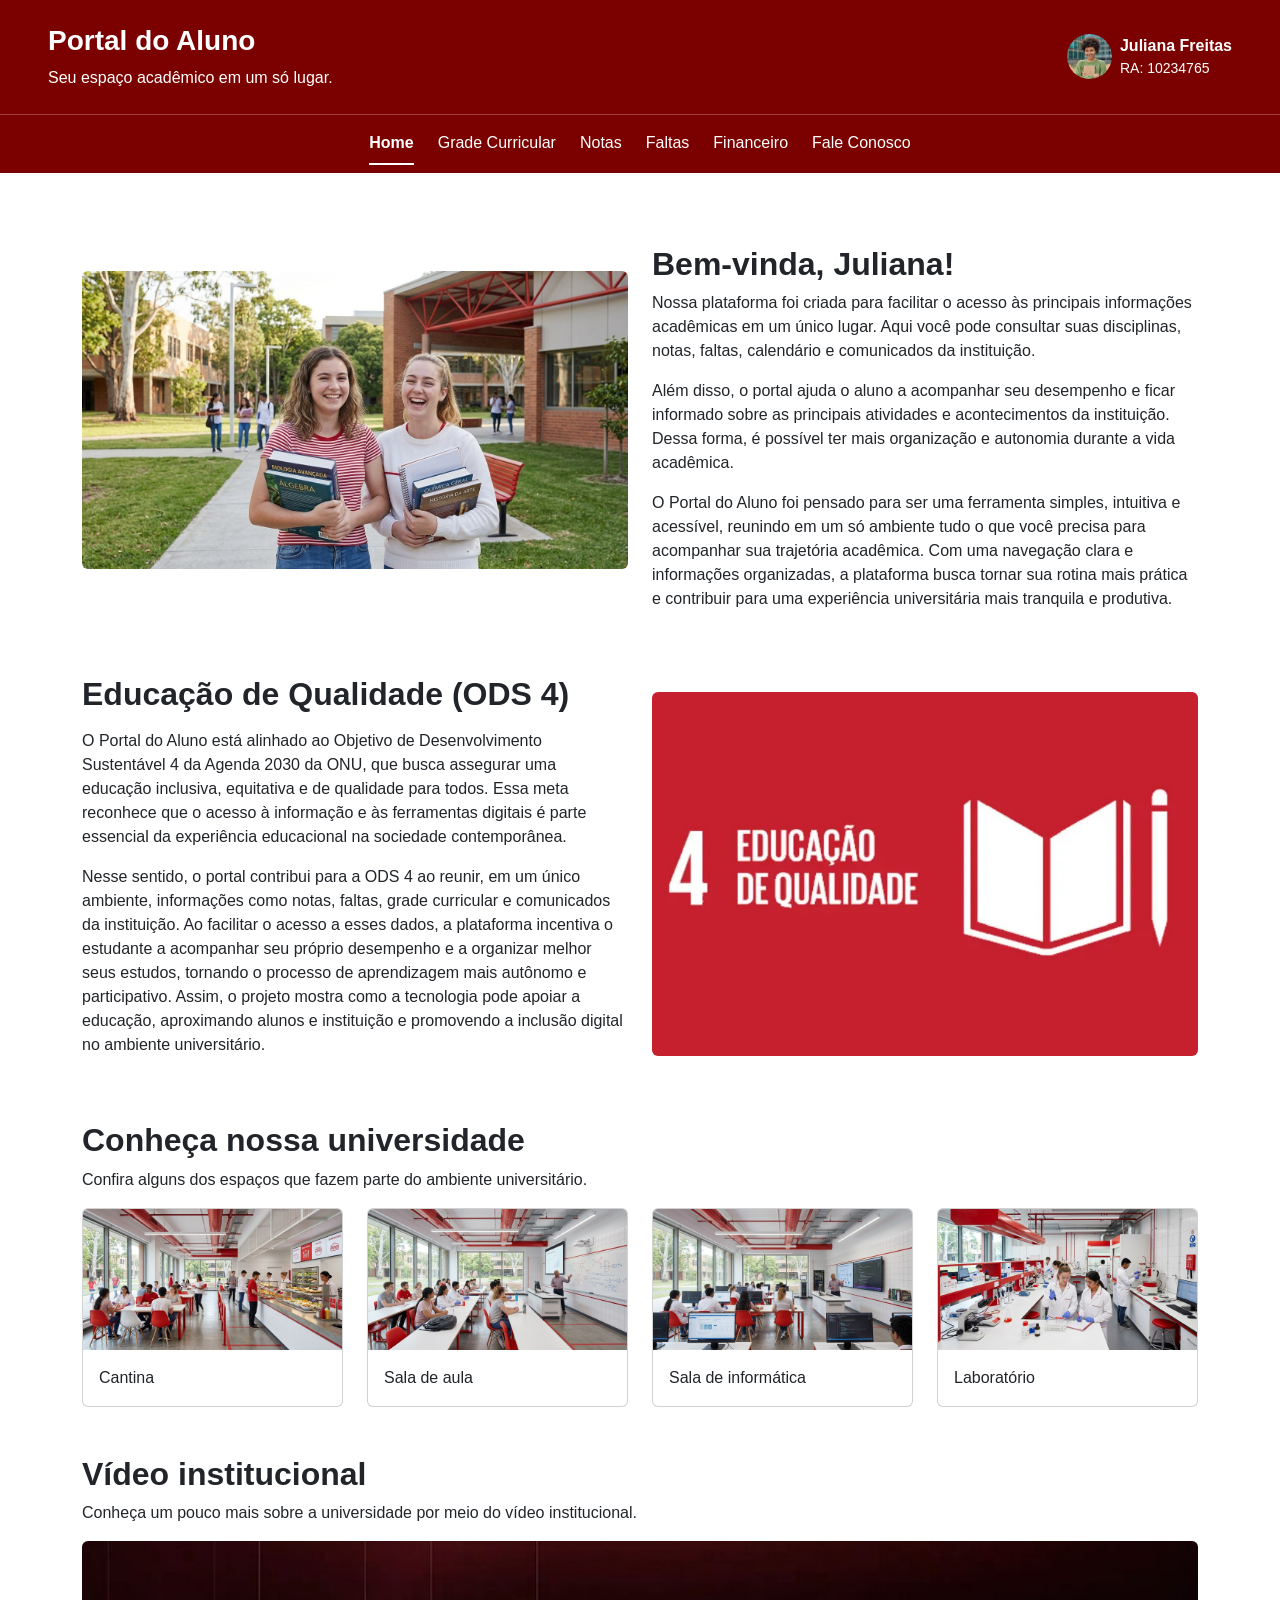
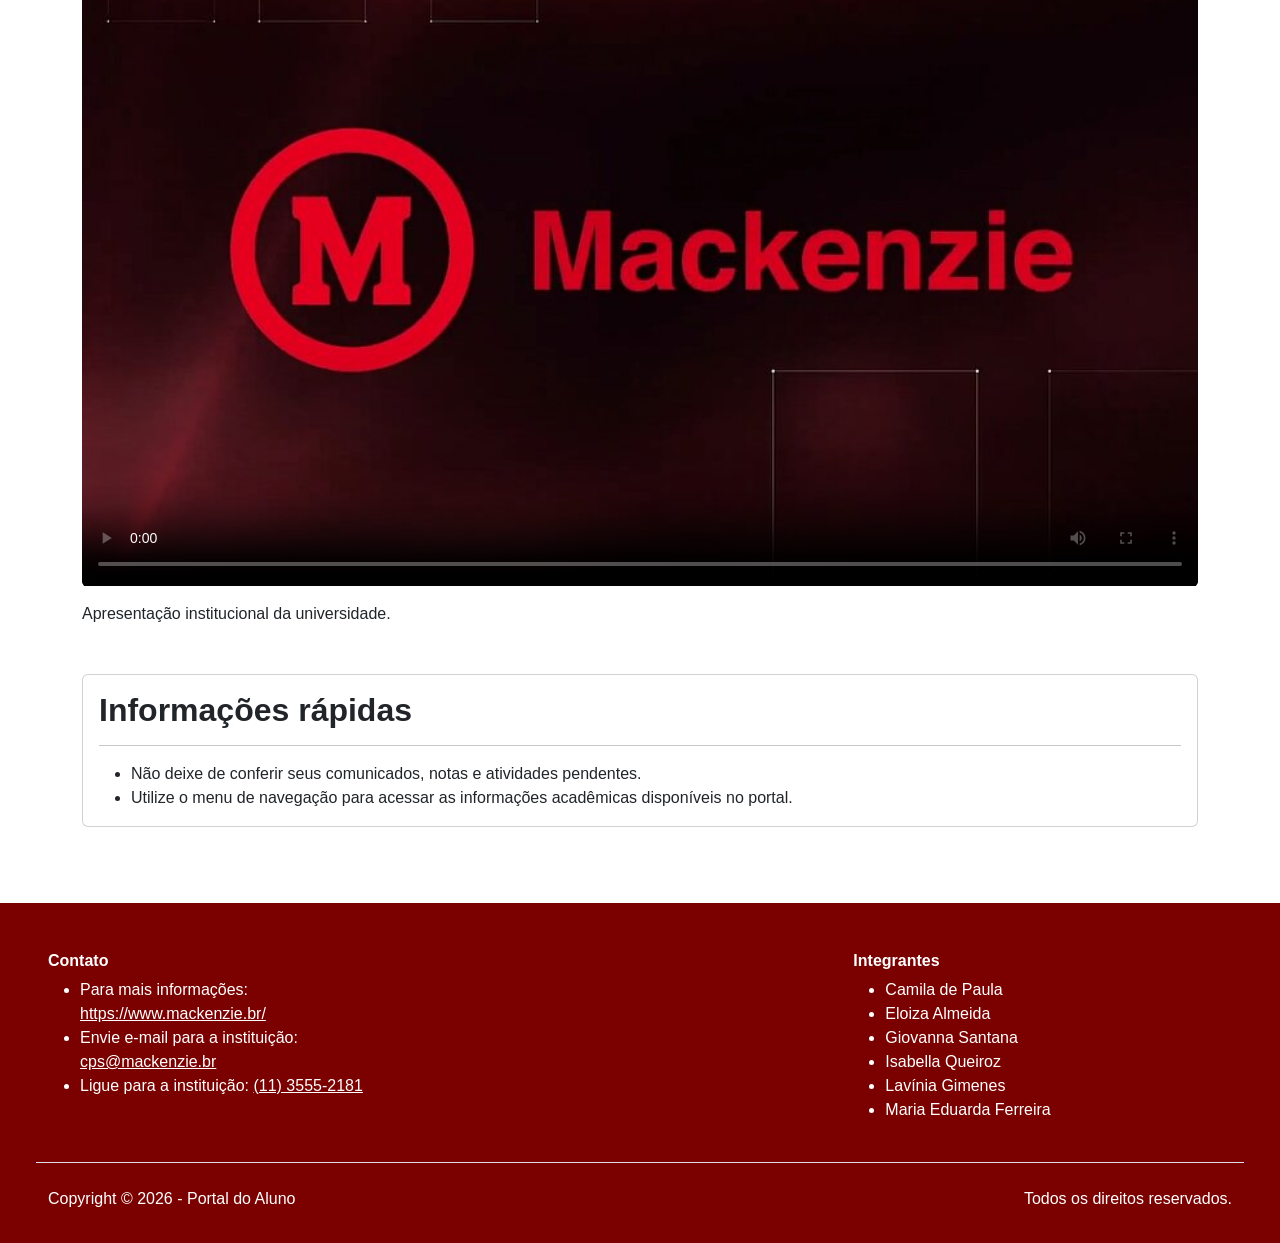
<file: index.html>
<!DOCTYPE html>
<html lang="pt-BR">

<head>
    <meta charset="UTF-8">
    <meta name="viewport" content="width=device-width, initial-scale=1.0">

    <title>Home - Portal do Aluno</title>

    <link href="https://cdn.jsdelivr.net/npm/bootstrap@5.3.8/dist/css/bootstrap.min.css" rel="stylesheet"
        integrity="sha384-sRIl4kxILFvY47J16cr9ZwB07vP4J8+LH7qKQnuqkuIAvNWLzeN8tE5YBujZqJLB" crossorigin="anonymous">
    <link rel="stylesheet" href="css/style.css">
</head>

<body>

    <header>
        <div class="mx-5 py-4 d-flex justify-content-between align-items-center flex-wrap">

            <div>
                <h1 class="fw-semibold fs-3">Portal do Aluno</h1>
                <p class="mb-3 mb-sm-0">Seu espaço acadêmico em um só lugar.</p>
            </div>

            <div class="perfil-estudante d-flex flex-wrap align-items-center gap-2">
                <img src="img/estudante.jpg" alt="Foto de perfil" class="foto-perfil">

                <div class="d-flex flex-wrap flex-column">
                    <strong>Juliana Freitas</strong>
                    <small>RA: 10234765</small>
                </div>

            </div>
        </div>
        <hr class="m-0">

        <nav class="py-2" aria-label="Navegação principal">
            <ul class="nav justify-content-center nav-underline flex-wrap gap-4">
                <li class="nav-item">
                    <a class="nav-link active" href="index.html" aria-current="page">Home</a>
                </li>

                <li class="nav-item">
                    <a class="nav-link" href="grade-curricular.html">Grade Curricular</a>
                </li>

                <li class="nav-item">
                    <a class="nav-link" href="notas.html">Notas</a>
                </li>

                <li class="nav-item">
                    <a class="nav-link" href="faltas.html">Faltas</a>
                </li>

                <li class="nav-item">
                    <a class="nav-link" href="financeiro.html">Financeiro</a>
                </li>

                <li class="nav-item">
                    <a class="nav-link" href="fale-conosco.html">Fale Conosco</a>
                </li>
            </ul>
        </nav>
        </div>
    </header>


    <main class="container my-4 pb-1">

        <section class="row align-items-center my-4 mb-4">

            <div class="col-12 col-lg-6 mt-3">
                <figure class="mb-0">
                    <img src="img/img4.jpeg" class="img-fluid rounded"
                        alt="Imagem institucional de boas-vindas ao Portal do Aluno">
                </figure>
            </div>

            <div class="col-12 col-lg-6 mt-5">
                <h2 class="fw-semibold">Bem-vinda, Juliana!</h2>

                <p>Nossa plataforma foi criada para facilitar o acesso às principais informações acadêmicas em um
                    único lugar. Aqui você pode consultar suas disciplinas, notas, faltas, calendário e comunicados
                    da instituição.</p>

                <p> Além disso, o portal ajuda o aluno a acompanhar seu desempenho e ficar informado sobre as
                    principais atividades e acontecimentos da instituição. Dessa forma, é possível ter mais organização
                    e autonomia durante a vida acadêmica.</p>

                <p>
                    O Portal do Aluno foi pensado para ser uma ferramenta simples,
                    intuitiva e acessível, reunindo em um só ambiente tudo o que
                    você precisa para acompanhar sua trajetória acadêmica. Com uma
                    navegação clara e informações organizadas, a plataforma busca
                    tornar sua rotina mais prática e contribuir para uma experiência
                    universitária mais tranquila e produtiva.
                </p>
            </div>

        </section>

        <section class="educacao-de-qualidade my-5">
            <div class="row align-items-center">

                <div class="col-12 col-lg-6">
                    <h2 class="fw-semibold mb-3">Educação de Qualidade (ODS 4)</h2>

                    <p>
                        O Portal do Aluno está alinhado ao Objetivo de
                        Desenvolvimento Sustentável 4 da Agenda 2030
                        da ONU, que busca assegurar uma educação inclusiva,
                        equitativa e de qualidade para todos. Essa meta
                        reconhece que o acesso à informação e às ferramentas
                        digitais é parte essencial da experiência educacional
                        na sociedade contemporânea.
                    </p>

                    <p>
                        Nesse sentido, o portal contribui para a ODS 4 ao
                        reunir, em um único ambiente, informações como notas,
                        faltas, grade curricular e comunicados da instituição.
                        Ao facilitar o acesso a esses dados, a plataforma
                        incentiva o estudante a acompanhar seu próprio
                        desempenho e a organizar melhor seus estudos, tornando
                        o processo de aprendizagem mais autônomo e
                        participativo. Assim, o projeto mostra como a
                        tecnologia pode apoiar a educação, aproximando alunos
                        e instituição e promovendo a inclusão digital no
                        ambiente universitário.
                    </p>
                </div>

                <div class="col-12 col-lg-6">
                    <figure class="mb-0">
                        <img src="img/ods4.png" class="img-fluid rounded"
                            alt="Imagem da universidade e de seu ambiente acadêmico">
                    </figure>
                </div>

            </div>
        </section>

        <section class="galeria-universidade my-5">
            <h2 class="fw-semibold">Conheça nossa universidade</h2>

            <p>
                Confira alguns dos espaços que fazem parte do ambiente
                universitário.
            </p>

            <div class="row">

                <div class="col-12 col-sm-6 col-lg-3">
                    <div class="card h-100">
                        <img src="img/img1.jpeg" class="card-img-top" alt="Espaço da cantina da universidade">
                        <div class="card-body">
                            <p class="card-text mb-0">Cantina</p>
                        </div>
                    </div>
                </div>

                <div class="col-12 col-sm-6 col-lg-3">
                    <div class="card h-100">
                        <img src="img/img2.jpeg" class="card-img-top" alt="Ambiente de uma sala de aula">
                        <div class="card-body">
                            <p class="card-text mb-0">Sala de aula</p>
                        </div>
                    </div>
                </div>

                <div class="col-12 col-sm-6 col-lg-3">
                    <div class="card h-100">
                        <img src="img/img3.jpeg" class="card-img-top" alt="Sala de informática com computadores">
                        <div class="card-body">
                            <p class="card-text mb-0">Sala de informática</p>
                        </div>
                    </div>
                </div>

                <div class="col-12 col-sm-6 col-lg-3">
                    <div class="card h-100">
                        <img src="img/img6.jpeg" class="card-img-top" alt="Laboratório da universidade">
                        <div class="card-body">
                            <p class="card-text mb-0">Laboratório</p>
                        </div>
                    </div>
                </div>

            </div>
        </section>

        <section class="video-institucional my-5">
            <h2 class="fw-semibold">Vídeo institucional</h2>

            <p>
                Conheça um pouco mais sobre a universidade por meio
                do vídeo institucional.
            </p>

            <figure class="mb-0">
                <video class="w-100 rounded" controls preload="metadata" poster="img/img7.jpg">

                    <source src="midia/videoplayback.mp4" type="video/mp4">

                    Seu navegador não suporta a reprodução de vídeos HTML5.
                </video>

                <figcaption class="mt-2">
                    Apresentação institucional da universidade.
                </figcaption>
            </figure>
        </section>

        <aside class="informacoes-rapidas mb-5 card">
            <div class="card-body">
                <h2 class="fw-semibold card-title">Informações rápidas</h2>
                <hr>
                <ul class="card-text">
                    <li>Não deixe de conferir seus comunicados, notas e
                        atividades pendentes.
                    </li>
                    <li>Utilize o menu de navegação para acessar as informações
                        acadêmicas disponíveis no portal.
                    </li>
                </ul>
            </div>
        </aside>

    </main>


    <footer class="p-5 pb-3">

        <div class="row border-bottom pb-4 justify-content-between">

            <div class="col-12 col-lg-4">
                <h4 class="fs-6 fw-bold titulo-footer">Contato</h4>
                <ul>
                    <li class="link-footer">Para mais informações:<a href="https://www.mackenzie.br/" target="_blank">
                            https://www.mackenzie.br/</a>
                    </li>
                    <li class="link-footer">Envie e-mail para a instituição: <a
                            href="mailto:cps@mackenzie.br">cps@mackenzie.br</a>
                    </li>
                    <li class="link-footer">Ligue para a instituição: <a href="tel:+55113555-2181">(11) 3555-2181 </a>
                    </li>
                </ul>
            </div>

            <div class="col-12 col-lg-4">
                <h4 class="fs-6 fw-bold titulo-footer">Integrantes</h4>
                <ul>
                    <li class="link-footer">Camila de Paula</li>
                    <li class="link-footer">Eloiza Almeida</li>
                    <li class="link-footer">Giovanna Santana</li>
                    <li class="link-footer">Isabella Queiroz</li>
                    <li class="link-footer">Lavínia Gimenes</li>
                    <li class="link-footer">Maria Eduarda Ferreira</li>
                </ul>
            </div>

        </div>

        <div class="copyright-footer mt-4">
            <p>Copyright © 2026 - Portal do Aluno</p>
            <p>Todos os direitos reservados.</p>
        </div>
    </footer>

    <script src="https://cdn.jsdelivr.net/npm/bootstrap@5.3.8/dist/js/bootstrap.bundle.min.js"
        integrity="sha384-FKyoEForCGlyvwx9Hj09JcYn3nv7wiPVlz7YYwJrWVcXK/BmnVDxM+D2scQbITxI"
        crossorigin="anonymous"></script>

</body>

</html>
</file>
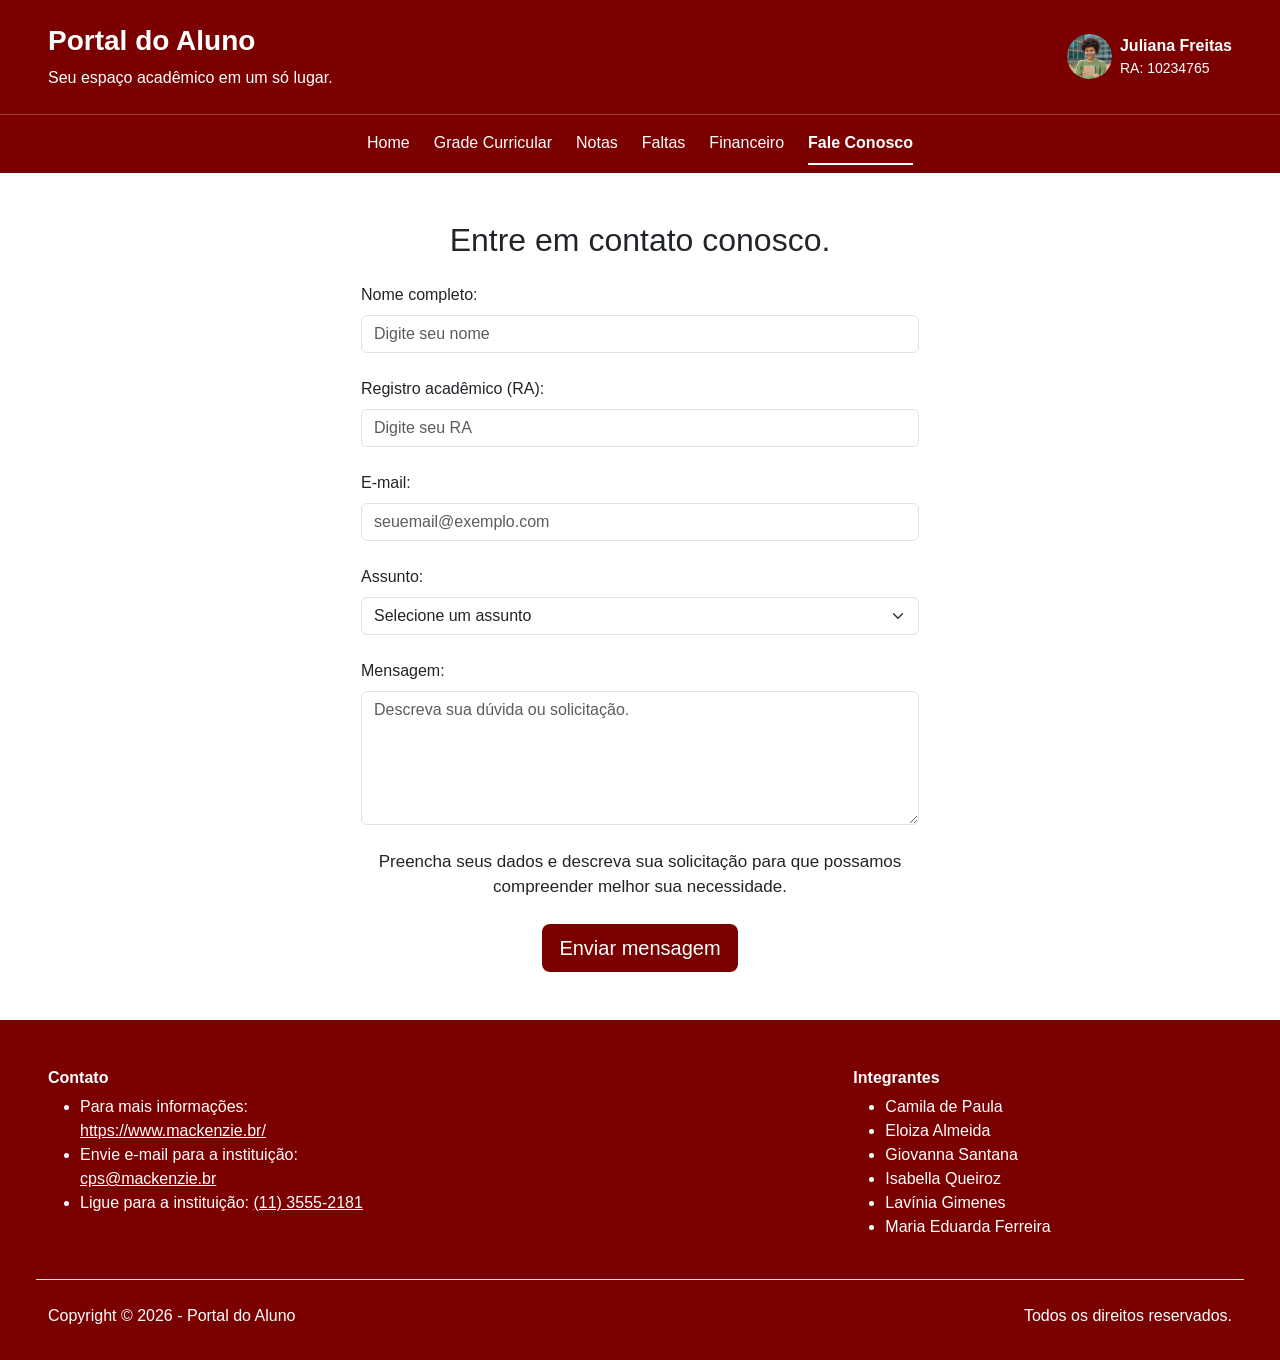
<file: fale-conosco.html>
<!DOCTYPE html>
<html lang="pt-BR">

<head>
    <meta charset="UTF-8">
    <meta name="viewport" content="width=device-width, initial-scale=1.0">
    <title>Fale Conosco - Portal do Aluno</title>
    <link href="https://cdn.jsdelivr.net/npm/bootstrap@5.3.8/dist/css/bootstrap.min.css" rel="stylesheet"
        integrity="sha384-sRIl4kxILFvY47J16cr9ZwB07vP4J8+LH7qKQnuqkuIAvNWLzeN8tE5YBujZqJLB" crossorigin="anonymous">

    <link rel="stylesheet" href="css/style.css">
</head>

<body>

    <header>
        <div class="mx-5 py-4 d-flex justify-content-between align-items-center flex-wrap">

            <div>
                <h1 class="fw-semibold fs-3">Portal do Aluno</h1>
                <p class="mb-3 mb-sm-0">Seu espaço acadêmico em um só lugar.</p>
            </div>

            <div class="perfil-estudante d-flex flex-wrap align-items-center gap-2">
                <img src="img/estudante.jpg" alt="Foto de perfil" class="foto-perfil">

                <div class="d-flex flex-wrap flex-column">
                    <strong>Juliana Freitas</strong>
                    <small>RA: 10234765</small>
                </div>

            </div>
        </div>
        <hr class="m-0">

        <nav class="py-2" aria-label="Navegação principal">
            <ul class="nav justify-content-center nav-underline flex-wrap gap-4">
                <li class="nav-item">
                    <a class="nav-link" href="index.html">Home</a>
                </li>

                <li class="nav-item">
                    <a class="nav-link" href="grade-curricular.html">Grade Curricular</a>
                </li>

                <li class="nav-item">
                    <a class="nav-link" href="notas.html">Notas</a>
                </li>

                <li class="nav-item">
                    <a class="nav-link" href="faltas.html">Faltas</a>
                </li>

                <li class="nav-item">
                    <a class="nav-link" href="financeiro.html">Financeiro</a>
                </li>

                <li class="nav-item">
                    <a class="nav-link active" href="fale-conosco.html" aria-current="page">Fale Conosco</a>
                </li>
            </ul>
        </nav>
        </div>
    </header>

    <main class="container py-5">

        <section class="informacoes-contato mb-4">

            <h2> Entre em contato conosco. </h2>

        </section>

        <section class="formulario-contato">
            <form action="#" method="post">
                <div class="col-12 col-md-6 mx-auto">

                    <div class="col-12 mb-4">
                        <label for="nome" class="form-label">Nome completo:</label>
                        <input type="text" class="form-control" id="nome" name="nome" placeholder="Digite seu nome"
                            required minlength="3">
                    </div>

                    <div class="col-12 mb-4">
                        <label for="ra" class="form-label">Registro acadêmico (RA):</label>
                        <input type="number" class="form-control" id="ra" name="ra" placeholder="Digite seu RA"
                            required>
                    </div>

                    <div class="col-12 mb-4">
                        <label for="email" class="form-label">E-mail:</label>
                        <input type="email" class="form-control" id="email" name="email"
                            placeholder="seuemail@exemplo.com" required>
                    </div>

                    <div class="col-12 mb-4">
                        <label for="assunto" class="form-label">Assunto:</label>

                        <select id="assunto" name="assunto" class="form-select" placeholder="Selecione um assunto"
                            required>
                            <option value="">Selecione um assunto</option>
                            <option value="academico">Dúvida acadêmica</option>
                            <option value="financeiro">Dúvida financeira</option>
                            <option value="notas">Notas e faltas</option>
                            <option value="sistema">Problemas com o portal</option>
                            <option value="outros">Outros assuntos</option>
                        </select>
                    </div>

                    <div class="col-12 mb-4">
                        <label for="mensagem" class="form-label">Mensagem:</label>
                        <textarea class="form-control" id="mensagem" name="mensagem" rows="5"
                            placeholder="Descreva sua dúvida ou solicitação." minlength="20" required></textarea>
                    </div>

                    <section class="descricao-formulario">
                        <p class="m-0">
                            Preencha seus dados e descreva sua solicitação
                            para que possamos compreender melhor sua necessidade.
                        </p>

                        <div class="col-12 text-center mt-4">
                            <button type="submit" class="btn btn-botao btn-lg">Enviar mensagem</button>
                        </div>

                </div>

            </form>
        </section>

    </main>

    <footer class="p-5 pb-3">

        <div class="row border-bottom pb-4 justify-content-between">

            <div class="col-12 col-lg-4">
                <h4 class="fs-6 fw-bold titulo-footer">Contato</h4>
                <ul>
                    <li class="link-footer">Para mais informações:<a href="https://www.mackenzie.br/" target="_blank">
                            https://www.mackenzie.br/</a>
                    </li>
                    <li class="link-footer">Envie e-mail para a instituição: <a
                            href="mailto:cps@mackenzie.br">cps@mackenzie.br</a>
                    </li>
                    <li class="link-footer">Ligue para a instituição: <a href="tel:+55113555-2181">(11) 3555-2181 </a>
                    </li>
                </ul>
            </div>

            <div class="col-12 col-lg-4">
                <h4 class="fs-6 fw-bold titulo-footer">Integrantes</h4>
                <ul>
                    <li class="link-footer">Camila de Paula</li>
                    <li class="link-footer">Eloiza Almeida</li>
                    <li class="link-footer">Giovanna Santana</li>
                    <li class="link-footer">Isabella Queiroz</li>
                    <li class="link-footer">Lavínia Gimenes</li>
                    <li class="link-footer">Maria Eduarda Ferreira</li>
                </ul>
            </div>

        </div>

        <div class="copyright-footer mt-4">
            <p>Copyright © 2026 - Portal do Aluno</p>
            <p>Todos os direitos reservados.</p>
        </div>
    </footer>

    <script src="https://cdn.jsdelivr.net/npm/bootstrap@5.3.8/dist/js/bootstrap.bundle.min.js"
        integrity="sha384-FKyoEForCGlyvwx9Hj09JcYn3nv7wiPVlz7YYwJrWVcXK/BmnVDxM+D2scQbITxI"
        crossorigin="anonymous"></script>


</body>

</html>
</file>
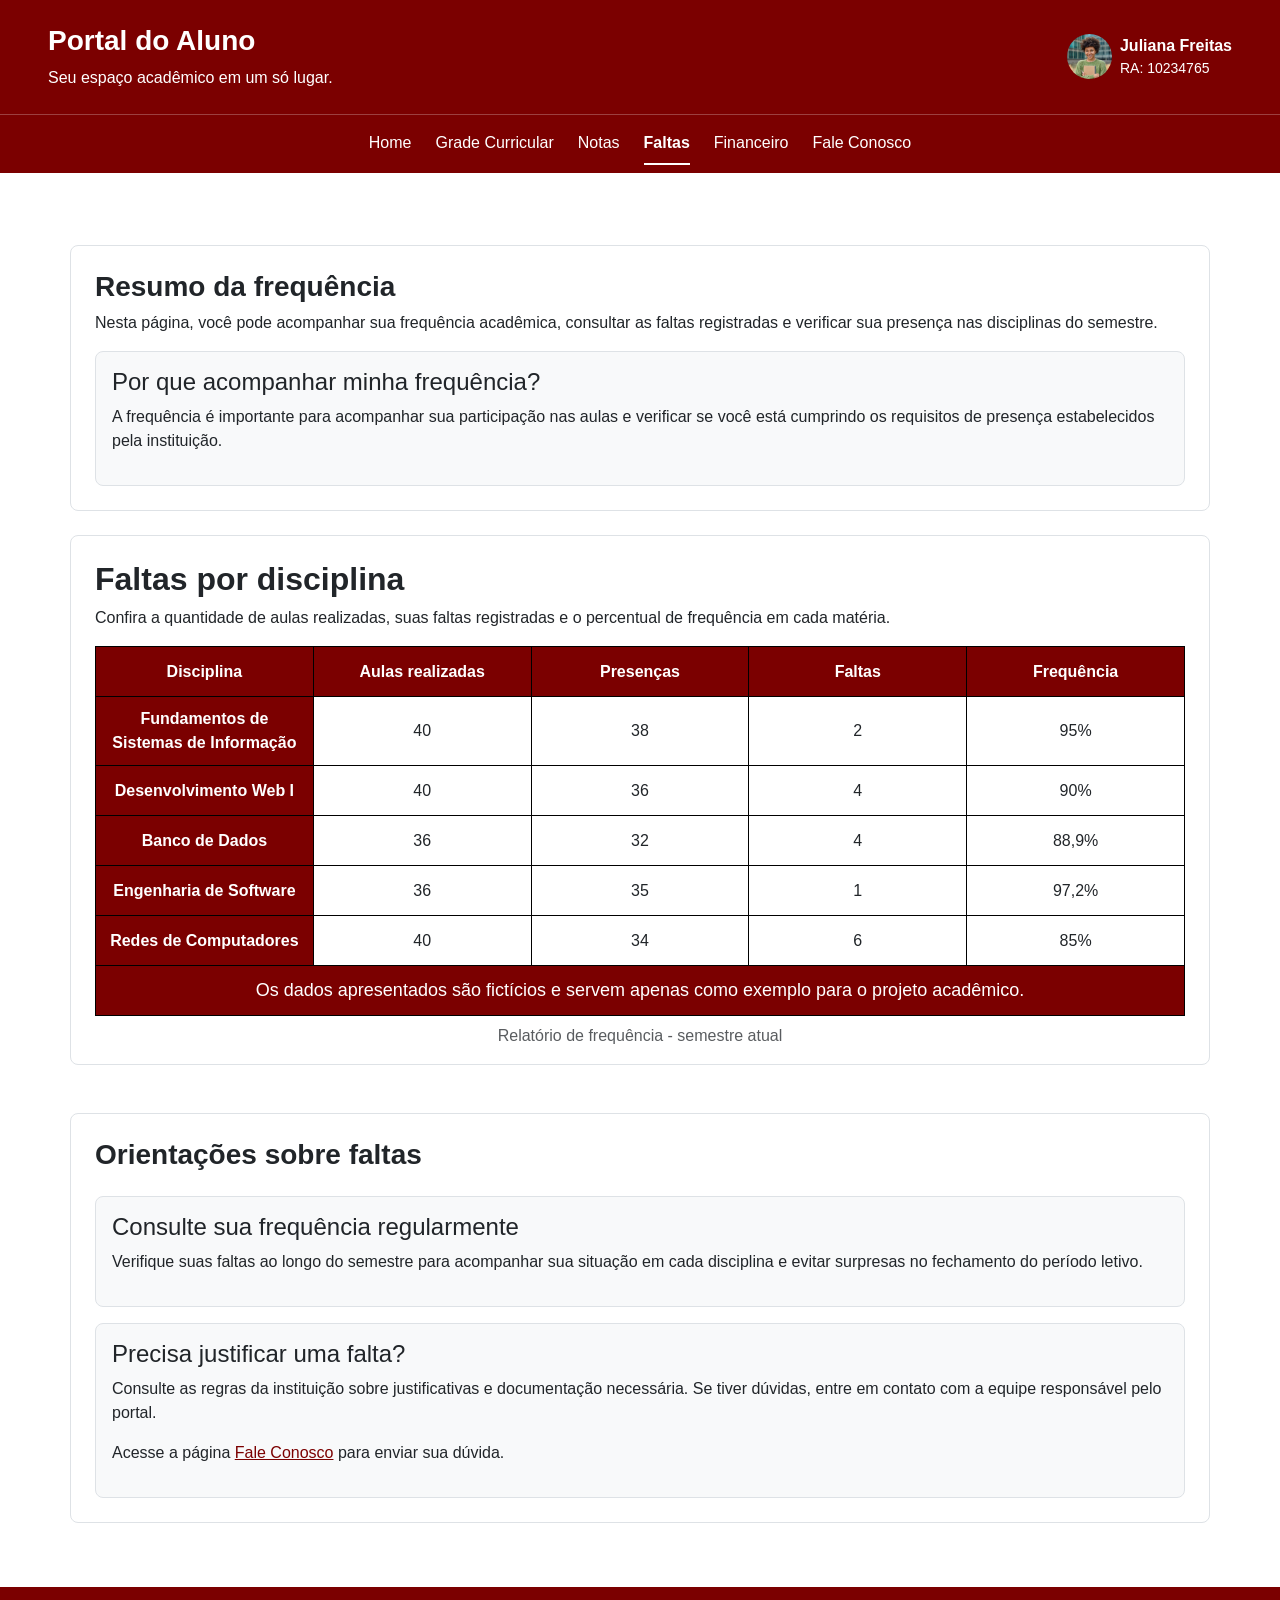
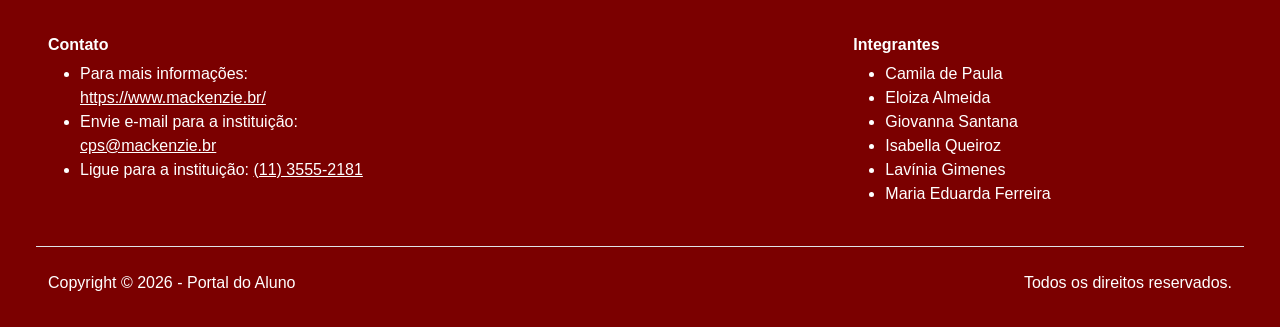
<file: faltas.html>
<!DOCTYPE html>
<html lang="pt-BR">

<head>
    <meta charset="UTF-8">
    <meta name="viewport" content="width=device-width, initial-scale=1.0">
    <title>Faltas - Portal do Aluno</title>
    <link href="https://cdn.jsdelivr.net/npm/bootstrap@5.3.8/dist/css/bootstrap.min.css" rel="stylesheet"
        integrity="sha384-sRIl4kxILFvY47J16cr9ZwB07vP4J8+LH7qKQnuqkuIAvNWLzeN8tE5YBujZqJLB" crossorigin="anonymous">

    <link rel="stylesheet" href="css/style.css">
</head>

<body>

    <header>
        <div class="mx-5 py-4 d-flex justify-content-between align-items-center flex-wrap">

            <div>
                <h1 class="fw-semibold fs-3">Portal do Aluno</h1>
                <p class="mb-3 mb-sm-0">Seu espaço acadêmico em um só lugar.</p>
            </div>

            <div class="perfil-estudante d-flex flex-wrap align-items-center gap-2">
                <img src="img/estudante.jpg" alt="Foto de perfil" class="foto-perfil">

                <div class="d-flex flex-wrap flex-column">
                    <strong>Juliana Freitas</strong>
                    <small>RA: 10234765</small>
                </div>
            </div>
        </div>

        <hr class="m-0">

        <nav class="py-2" aria-label="Navegação principal">
            <ul class="nav justify-content-center nav-underline flex-wrap gap-4">
                <li class="nav-item">
                    <a class="nav-link" href="index.html">Home</a>
                </li>

                <li class="nav-item">
                    <a class="nav-link" href="grade-curricular.html">Grade Curricular</a>
                </li>

                <li class="nav-item">
                    <a class="nav-link" href="notas.html">Notas</a>
                </li>

                <li class="nav-item">
                    <a class="nav-link active" href="faltas.html" aria-current="page">Faltas</a>
                </li>

                <li class="nav-item">
                    <a class="nav-link" href="financeiro.html">Financeiro</a>
                </li>

                <li class="nav-item">
                    <a class="nav-link" href="fale-conosco.html">Fale Conosco</a>
                </li>
            </ul>
        </nav>
        </div>
    </header>

    <main class="container py-5 px-0">

        <section class="resumo-frequencia p-4 pb-2 my-4 border rounded-3">
            <h3 class="fw-semibold">Resumo da frequência</h3>

            <p>
                Nesta página, você pode acompanhar sua frequência acadêmica,
                consultar as faltas registradas e verificar sua presença
                nas disciplinas do semestre.
            </p>

            <article class="bg-light p-3 border rounded-3 mb-3">
                <h4>Por que acompanhar minha frequência?</h4>

                <p>
                    A frequência é importante para acompanhar sua participação
                    nas aulas e verificar se você está cumprindo os requisitos
                    de presença estabelecidos pela instituição.
                </p>
            </article>
        </section>

        <section class="tabela-faltas p-4 pb-2 my-4 border rounded-3">
            <h2 class="fw-semibold">Faltas por disciplina</h2>

            <p>
                Confira a quantidade de aulas realizadas, suas faltas
                registradas e o percentual de frequência em cada matéria.
            </p>

            <table border="1">
                <thead>
                    <tr>
                        <th scope="col">Disciplina</th>
                        <th scope="col">Aulas realizadas</th>
                        <th scope="col">Presenças</th>
                        <th scope="col">Faltas</th>
                        <th scope="col">Frequência</th>
                    </tr>
                </thead>

                <tbody>
                    <tr>
                        <th scope="row">Fundamentos de Sistemas de Informação</th>
                        <td>40</td>
                        <td>38</td>
                        <td>2</td>
                        <td>95%</td>
                    </tr>

                    <tr>
                        <th scope="row">Desenvolvimento Web I</th>
                        <td>40</td>
                        <td>36</td>
                        <td>4</td>
                        <td>90%</td>
                    </tr>

                    <tr>
                        <th scope="row">Banco de Dados</th>
                        <td>36</td>
                        <td>32</td>
                        <td>4</td>
                        <td>88,9%</td>
                    </tr>

                    <tr>
                        <th scope="row">Engenharia de Software</th>
                        <td>36</td>
                        <td>35</td>
                        <td>1</td>
                        <td>97,2%</td>
                    </tr>

                    <tr>
                        <th scope="row">Redes de Computadores</th>
                        <td>40</td>
                        <td>34</td>
                        <td>6</td>
                        <td>85%</td>
                    </tr>
                </tbody>

                <tfoot>
                    <tr>
                        <td colspan="5">
                            Os dados apresentados são fictícios e servem
                            apenas como exemplo para o projeto acadêmico.
                        </td>
                    </tr>
                </tfoot>
                <caption class="text-muted text-center">Relatório de frequência - semestre atual</caption>

            </table>
        </section>

        <section class="orientacoes-frequencia mt-5 mb-3 p-4 d-flex gap-3 flex-column border rounded-3">
            <h3 class="fw-semibold">Orientações sobre faltas</h3>

            <article class="bg-light p-3 border rounded-3">
                <h4>Consulte sua frequência regularmente</h4>

                <p>
                    Verifique suas faltas ao longo do semestre para acompanhar
                    sua situação em cada disciplina e evitar surpresas no
                    fechamento do período letivo.
                </p>
            </article>

            <article class="bg-light p-3 border rounded-3">
                <h4>Precisa justificar uma falta?</h4>

                <p>
                    Consulte as regras da instituição sobre justificativas
                    e documentação necessária. Se tiver dúvidas, entre em
                    contato com a equipe responsável pelo portal.
                </p>

                <p>
                    Acesse a página
                    <a class="link-orientacoes" href="fale-conosco.html">Fale Conosco</a>
                    para enviar sua dúvida.
                </p>
            </article>
        </section>

    </main>

    <footer class="p-5 pb-3">

        <div class="row border-bottom pb-4 justify-content-between">

            <div class="col-12 col-lg-4">
                <h4 class="fs-6 fw-bold titulo-footer">Contato</h4>
                <ul>
                    <li class="link-footer">Para mais informações:<a href="https://www.mackenzie.br/" target="_blank">
                            https://www.mackenzie.br/</a>
                    </li>
                    <li class="link-footer">Envie e-mail para a instituição: <a
                            href="mailto:cps@mackenzie.br">cps@mackenzie.br</a>
                    </li>
                    <li class="link-footer">Ligue para a instituição: <a href="tel:+55113555-2181">(11) 3555-2181 </a>
                    </li>
                </ul>
            </div>

            <div class="col-12 col-lg-4">
                <h4 class="fs-6 fw-bold titulo-footer">Integrantes</h4>
                <ul>
                    <li class="link-footer">Camila de Paula</li>
                    <li class="link-footer">Eloiza Almeida</li>
                    <li class="link-footer">Giovanna Santana</li>
                    <li class="link-footer">Isabella Queiroz</li>
                    <li class="link-footer">Lavínia Gimenes</li>
                    <li class="link-footer">Maria Eduarda Ferreira</li>
                </ul>
            </div>

        </div>

        <div class="copyright-footer mt-4">
            <p>Copyright © 2026 - Portal do Aluno</p>
            <p>Todos os direitos reservados.</p>
        </div>
    </footer>

    <script src="https://cdn.jsdelivr.net/npm/bootstrap@5.3.8/dist/js/bootstrap.bundle.min.js"
        integrity="sha384-FKyoEForCGlyvwx9Hj09JcYn3nv7wiPVlz7YYwJrWVcXK/BmnVDxM+D2scQbITxI"
        crossorigin="anonymous"></script>

</body>

</html>
</file>
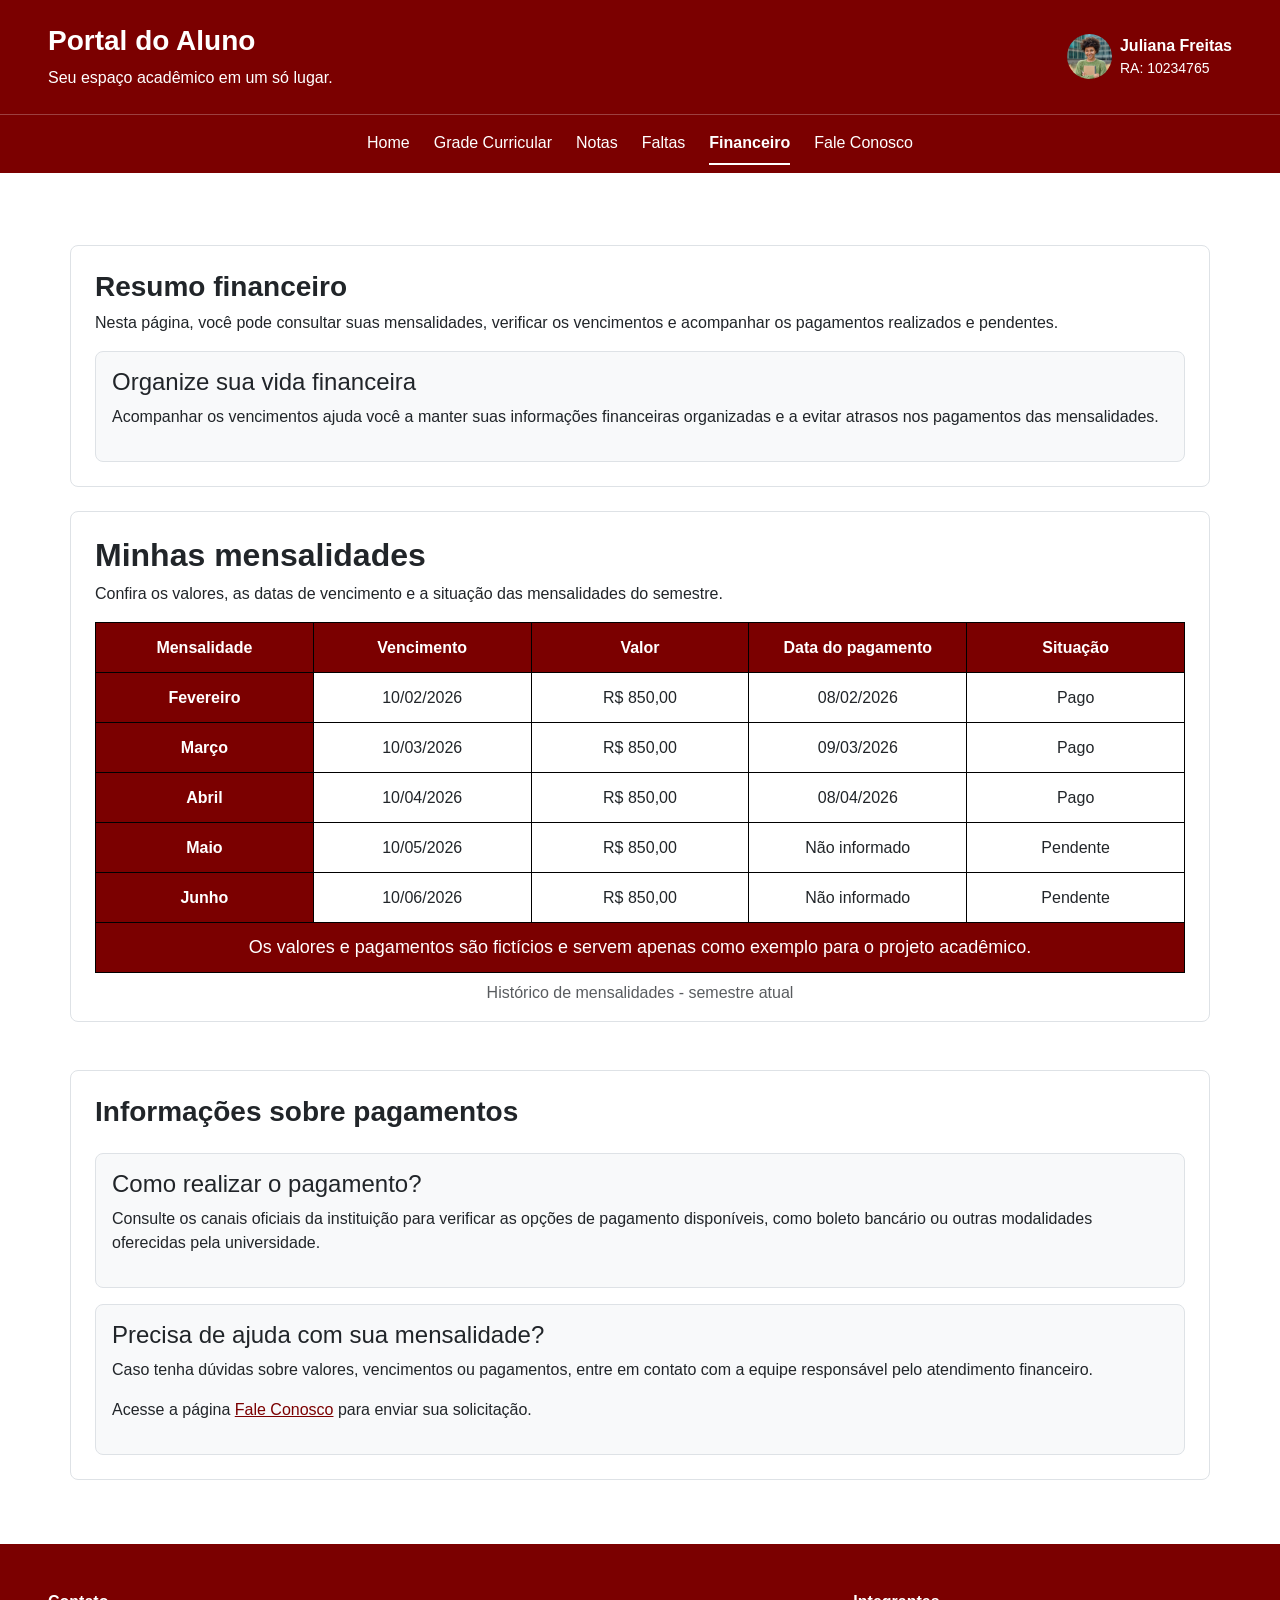
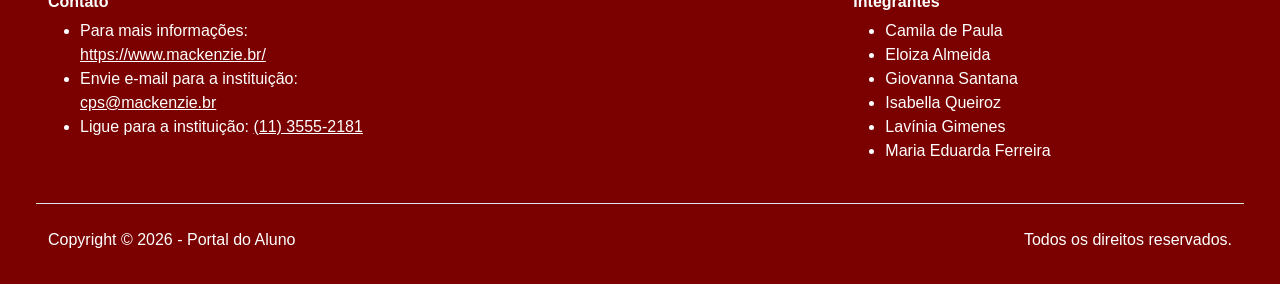
<file: financeiro.html>
<!DOCTYPE html>
<html lang="pt-BR">

<head>
    <meta charset="UTF-8">
    <meta name="viewport" content="width=device-width, initial-scale=1.0">
    <title>Financeiro - Portal do Aluno</title>
    <link href="https://cdn.jsdelivr.net/npm/bootstrap@5.3.8/dist/css/bootstrap.min.css" rel="stylesheet"
        integrity="sha384-sRIl4kxILFvY47J16cr9ZwB07vP4J8+LH7qKQnuqkuIAvNWLzeN8tE5YBujZqJLB" crossorigin="anonymous">
    <link rel="stylesheet" href="css/style.css">
</head>

<body>

    <header>
        <div class="mx-5 py-4 d-flex justify-content-between align-items-center flex-wrap">

            <div>
                <h1 class="fw-semibold fs-3">Portal do Aluno</h1>
                <p class="mb-3 mb-sm-0">Seu espaço acadêmico em um só lugar.</p>
            </div>

            <div class="perfil-estudante d-flex flex-wrap align-items-center gap-2">
                <img src="img/estudante.jpg" alt="Foto de perfil" class="foto-perfil">

                <div class="d-flex flex-wrap flex-column">
                    <strong>Juliana Freitas</strong>
                    <small>RA: 10234765</small>
                </div>
            </div>
        </div>

        <hr class="m-0">

        <nav class="py-2" aria-label="Navegação principal">
            <ul class="nav justify-content-center nav-underline flex-wrap gap-4">
                <li class="nav-item">
                    <a class="nav-link" href="index.html">Home</a>
                </li>

                <li class="nav-item">
                    <a class="nav-link" href="grade-curricular.html">Grade Curricular</a>
                </li>

                <li class="nav-item">
                    <a class="nav-link" href="notas.html">Notas</a>
                </li>

                <li class="nav-item">
                    <a class="nav-link" href="faltas.html">Faltas</a>
                </li>

                <li class="nav-item">
                    <a class="nav-link active" href="financeiro.html" aria-current="page">Financeiro</a>
                </li>

                <li class="nav-item">
                    <a class="nav-link" href="fale-conosco.html">Fale Conosco</a>
                </li>
            </ul>
        </nav>
        </div>
    </header>

    <main class="container py-5 px-0">

        <section class="resumo-financeiro p-4 pb-2 my-4 border rounded-3">
            <h3 class="fw-semibold">Resumo financeiro</h3>

            <p>
                Nesta página, você pode consultar suas mensalidades,
                verificar os vencimentos e acompanhar os pagamentos
                realizados e pendentes.
            </p>

            <article class="bg-light p-3 border rounded-3 mb-3">
                <h4>Organize sua vida financeira</h4>

                <p>
                    Acompanhar os vencimentos ajuda você a manter suas
                    informações financeiras organizadas e a evitar atrasos
                    nos pagamentos das mensalidades.
                </p>
            </article>
        </section>

        <section class="mensalidades p-4 pb-2 my-4 border rounded-3">
            <h2 class="fw-semibold">Minhas mensalidades</h2>

            <p>
                Confira os valores, as datas de vencimento e a situação
                das mensalidades do semestre.
            </p>

            <table border="1">
                <thead>
                    <tr>
                        <th scope="col">Mensalidade</th>
                        <th scope="col">Vencimento</th>
                        <th scope="col">Valor</th>
                        <th scope="col">Data do pagamento</th>
                        <th scope="col">Situação</th>
                    </tr>
                </thead>

                <tbody>
                    <tr>
                        <th scope="row">Fevereiro</th>
                        <td>10/02/2026</td>
                        <td>R$ 850,00</td>
                        <td>08/02/2026</td>
                        <td>Pago</td>
                    </tr>

                    <tr>
                        <th scope="row">Março</th>
                        <td>10/03/2026</td>
                        <td>R$ 850,00</td>
                        <td>09/03/2026</td>
                        <td>Pago</td>
                    </tr>

                    <tr>
                        <th scope="row">Abril</th>
                        <td>10/04/2026</td>
                        <td>R$ 850,00</td>
                        <td>08/04/2026</td>
                        <td>Pago</td>
                    </tr>

                    <tr>
                        <th scope="row">Maio</th>
                        <td>10/05/2026</td>
                        <td>R$ 850,00</td>
                        <td>Não informado</td>
                        <td>Pendente</td>
                    </tr>

                    <tr>
                        <th scope="row">Junho</th>
                        <td>10/06/2026</td>
                        <td>R$ 850,00</td>
                        <td>Não informado</td>
                        <td>Pendente</td>
                    </tr>
                </tbody>

                <tfoot>
                    <tr>
                        <td colspan="5">
                            Os valores e pagamentos são fictícios e servem
                            apenas como exemplo para o projeto acadêmico.
                        </td>
                    </tr>
                </tfoot>
                <caption class="text-muted text-center">Histórico de mensalidades - semestre atual</caption>

            </table>
        </section>

        <section class="formas-pagamento mt-5 mb-3 p-4 d-flex gap-3 flex-column border rounded-3">
            <h3 class="fw-semibold">Informações sobre pagamentos</h3>

            <article class="bg-light p-3 border rounded-3">
                <h4>Como realizar o pagamento?</h4>

                <p>
                    Consulte os canais oficiais da instituição para verificar
                    as opções de pagamento disponíveis, como boleto bancário
                    ou outras modalidades oferecidas pela universidade.
                </p>
            </article>

            <article class="bg-light p-3 border rounded-3">
                <h4>Precisa de ajuda com sua mensalidade?</h4>

                <p>
                    Caso tenha dúvidas sobre valores, vencimentos ou pagamentos,
                    entre em contato com a equipe responsável pelo atendimento
                    financeiro.
                </p>

                <p>
                    Acesse a página
                    <a class="link-orientacoes" href="fale-conosco.html">Fale Conosco</a>
                    para enviar sua solicitação.
                </p>
            </article>
        </section>

    </main>

    <footer class="p-5 pb-3">

        <div class="row border-bottom pb-4 justify-content-between">

            <div class="col-12 col-lg-4">
                <h4 class="fs-6 fw-bold titulo-footer">Contato</h4>
                <ul>
                    <li class="link-footer">Para mais informações:<a href="https://www.mackenzie.br/" target="_blank">
                            https://www.mackenzie.br/</a>
                    </li>
                    <li class="link-footer">Envie e-mail para a instituição: <a
                            href="mailto:cps@mackenzie.br">cps@mackenzie.br</a>
                    </li>
                    <li class="link-footer">Ligue para a instituição: <a href="tel:+55113555-2181">(11) 3555-2181 </a>
                    </li>
                </ul>
            </div>

            <div class="col-12 col-lg-4">
                <h4 class="fs-6 fw-bold titulo-footer">Integrantes</h4>
                <ul>
                    <li class="link-footer">Camila de Paula</li>
                    <li class="link-footer">Eloiza Almeida</li>
                    <li class="link-footer">Giovanna Santana</li>
                    <li class="link-footer">Isabella Queiroz</li>
                    <li class="link-footer">Lavínia Gimenes</li>
                    <li class="link-footer">Maria Eduarda Ferreira</li>
                </ul>
            </div>

        </div>

        <div class="copyright-footer mt-4">
            <p>Copyright © 2026 - Portal do Aluno</p>
            <p>Todos os direitos reservados.</p>
        </div>
    </footer>

    <script src="https://cdn.jsdelivr.net/npm/bootstrap@5.3.8/dist/js/bootstrap.bundle.min.js"
        integrity="sha384-FKyoEForCGlyvwx9Hj09JcYn3nv7wiPVlz7YYwJrWVcXK/BmnVDxM+D2scQbITxI"
        crossorigin="anonymous"></script>

</body>

</html>
</file>
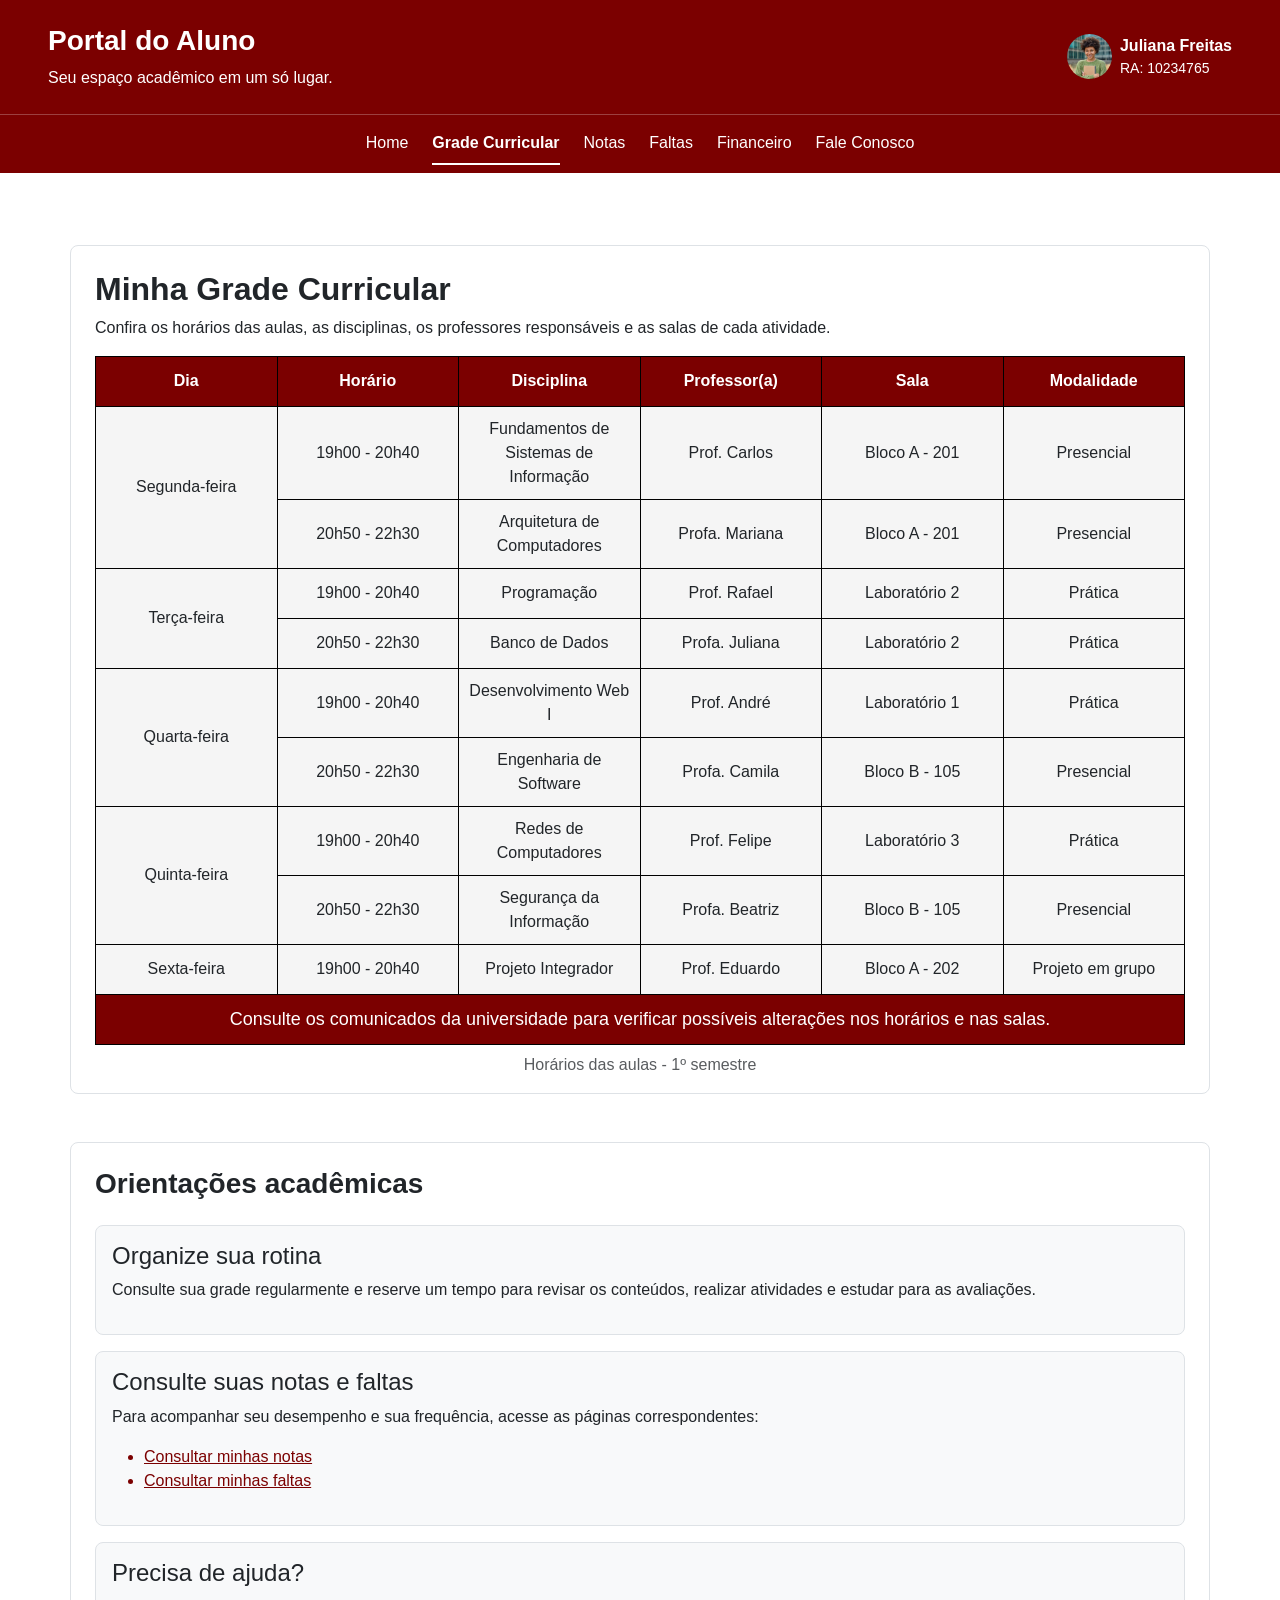
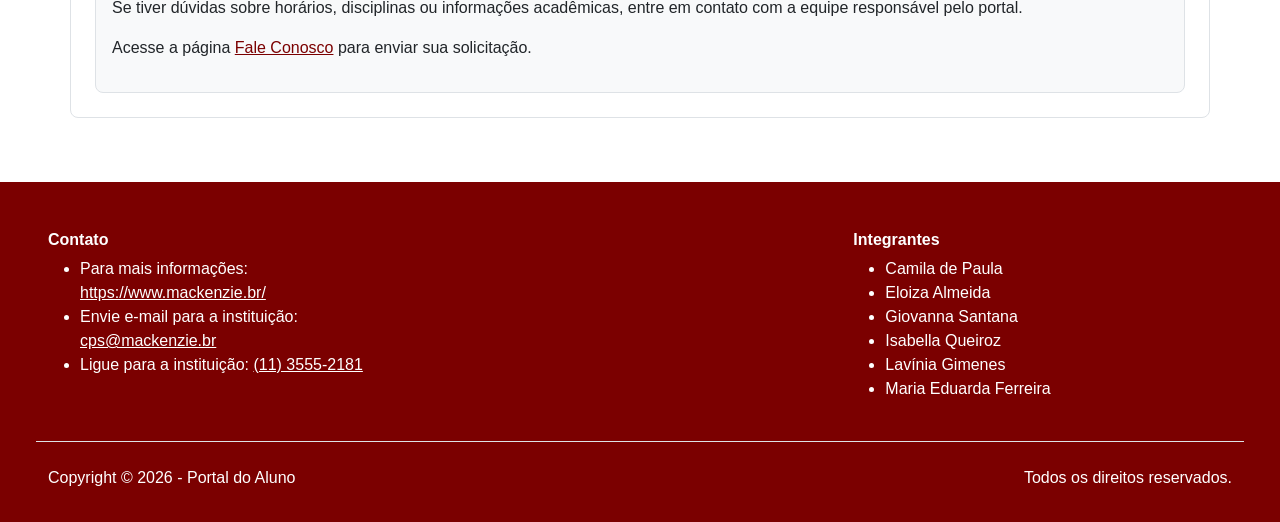
<file: grade-curricular.html>
<!DOCTYPE html>
<html lang="pt-BR">

<head>
    <meta charset="UTF-8">
    <meta name="viewport" content="width=device-width, initial-scale=1.0">
    <title>Grade Curricular - Portal do Aluno</title>
    <link href="https://cdn.jsdelivr.net/npm/bootstrap@5.3.8/dist/css/bootstrap.min.css" rel="stylesheet"
        integrity="sha384-sRIl4kxILFvY47J16cr9ZwB07vP4J8+LH7qKQnuqkuIAvNWLzeN8tE5YBujZqJLB" crossorigin="anonymous">

    <link rel="stylesheet" href="css/style.css">
</head>

<body>

    <header>
        <div class="mx-5 py-4 d-flex justify-content-between align-items-center flex-wrap">

            <div>
                <h1 class="fw-semibold fs-3">Portal do Aluno</h1>
                <p class="mb-3 mb-sm-0">Seu espaço acadêmico em um só lugar.</p>
            </div>

            <div class="perfil-estudante d-flex flex-wrap align-items-center gap-2">
                <img src="img/estudante.jpg" alt="Foto de perfil" class="foto-perfil">

                <div class="d-flex flex-wrap flex-column">
                    <strong>Juliana Freitas</strong>
                    <small>RA: 10234765</small>
                </div>
            </div>
        </div>

        <hr class="m-0">

        <nav class="py-2" aria-label="Navegação principal">
            <ul class="nav justify-content-center nav-underline flex-wrap gap-4">
                <li class="nav-item">
                    <a class="nav-link" href="index.html">Home</a>
                </li>

                <li class="nav-item">
                    <a class="nav-link active" href="grade-curricular.html" aria-current="page">Grade Curricular</a>
                </li>

                <li class="nav-item">
                    <a class="nav-link" href="notas.html">Notas</a>
                </li>

                <li class="nav-item">
                    <a class="nav-link" href="faltas.html">Faltas</a>
                </li>

                <li class="nav-item">
                    <a class="nav-link" href="financeiro.html">Financeiro</a>
                </li>

                <li class="nav-item">
                    <a class="nav-link" href="fale-conosco.html">Fale Conosco</a>
                </li>
            </ul>
        </nav>
        </div>
    </header>

    <main class="container py-5 px-0">

        <section class="grade-curricular p-4 pb-2 my-4 border rounded-3">
            <h2 class="fw-semibold">Minha Grade Curricular</h2>

            <p>
                Confira os horários das aulas, as disciplinas,
                os professores responsáveis e as salas de cada atividade.
            </p>

            <table border="1">

                <thead>
                    <tr>
                        <th scope="col">Dia</th>
                        <th scope="col">Horário</th>
                        <th scope="col">Disciplina</th>
                        <th scope="col">Professor(a)</th>
                        <th scope="col">Sala</th>
                        <th scope="col">Modalidade</th>
                    </tr>
                </thead>

                <tbody>
                    <tr>
                        <td rowspan="2">Segunda-feira</td>
                        <td>19h00 - 20h40</td>
                        <td>Fundamentos de Sistemas de Informação</td>
                        <td>Prof. Carlos</td>
                        <td>Bloco A - 201</td>
                        <td>Presencial</td>
                    </tr>
                    <tr>
                        <td>20h50 - 22h30</td>
                        <td>Arquitetura de Computadores</td>
                        <td>Profa. Mariana</td>
                        <td>Bloco A - 201</td>
                        <td>Presencial</td>
                    </tr>

                    <tr>
                        <td rowspan="2">Terça-feira</td>
                        <td>19h00 - 20h40</td>
                        <td>Programação</td>
                        <td>Prof. Rafael</td>
                        <td>Laboratório 2</td>
                        <td>Prática</td>
                    </tr>
                    <tr>
                        <td>20h50 - 22h30</td>
                        <td>Banco de Dados</td>
                        <td>Profa. Juliana</td>
                        <td>Laboratório 2</td>
                        <td>Prática</td>
                    </tr>

                    <tr>
                        <td rowspan="2">Quarta-feira</td>
                        <td>19h00 - 20h40</td>
                        <td>Desenvolvimento Web I</td>
                        <td>Prof. André</td>
                        <td>Laboratório 1</td>
                        <td>Prática</td>
                    </tr>
                    <tr>
                        <td>20h50 - 22h30</td>
                        <td>Engenharia de Software</td>
                        <td>Profa. Camila</td>
                        <td>Bloco B - 105</td>
                        <td>Presencial</td>
                    </tr>

                    <tr>
                        <td rowspan="2">Quinta-feira</td>
                        <td>19h00 - 20h40</td>
                        <td>Redes de Computadores</td>
                        <td>Prof. Felipe</td>
                        <td>Laboratório 3</td>
                        <td>Prática</td>
                    </tr>
                    <tr>
                        <td>20h50 - 22h30</td>
                        <td>Segurança da Informação</td>
                        <td>Profa. Beatriz</td>
                        <td>Bloco B - 105</td>
                        <td>Presencial</td>
                    </tr>

                    <tr>
                        <td>Sexta-feira</td>
                        <td>19h00 - 20h40</td>
                        <td>Projeto Integrador</td>
                        <td>Prof. Eduardo</td>
                        <td>Bloco A - 202</td>
                        <td>Projeto em grupo</td>
                    </tr>
                </tbody>

                <tfoot>
                    <tr>
                        <td colspan="6">
                            Consulte os comunicados da universidade para verificar
                            possíveis alterações nos horários e nas salas.
                        </td>
                    </tr>
                </tfoot>
                <caption class="text-muted text-center">Horários das aulas - 1º semestre</caption>

            </table>
        </section>

        <section class="orientacoes-grade mt-5 mb-3 p-4 d-flex gap-3 flex-column border rounded-3">
            <h3 class="fw-semibold">Orientações acadêmicas</h3>

            <article class="bg-light p-3 border rounded-3">
                <h4>Organize sua rotina</h4>

                <p>
                    Consulte sua grade regularmente e reserve um tempo
                    para revisar os conteúdos, realizar atividades e
                    estudar para as avaliações.
                </p>
            </article>

            <article class="bg-light p-3 border rounded-3">
                <h4>Consulte suas notas e faltas</h4>

                <p>
                    Para acompanhar seu desempenho e sua frequência,
                    acesse as páginas correspondentes:
                </p>

                <ul class="link-orientacoes">
                    <li>
                        <a class="link-orientacoes" href="notas.html">Consultar minhas notas</a>
                    </li>
                    <li>
                        <a class="link-orientacoes" href="faltas.html">Consultar minhas faltas</a>
                    </li>
                </ul>

            </article>

            <article class="bg-light p-3 border rounded-3">
                <h4>Precisa de ajuda?</h4>

                <p>
                    Se tiver dúvidas sobre horários, disciplinas ou
                    informações acadêmicas, entre em contato com a
                    equipe responsável pelo portal.
                </p>

                <p>
                    Acesse a página
                    <a class="link-orientacoes" href="fale-conosco.html">Fale Conosco</a>
                    para enviar sua solicitação.
                </p>
            </article>
        </section>

    </main>

    <footer class="p-5 pb-3">

        <div class="row border-bottom pb-4 justify-content-between">

            <div class="col-12 col-lg-4">
                <h4 class="fs-6 fw-bold titulo-footer">Contato</h4>
                <ul>
                    <li class="link-footer">Para mais informações:<a href="https://www.mackenzie.br/" target="_blank">
                            https://www.mackenzie.br/</a>
                    </li>
                    <li class="link-footer">Envie e-mail para a instituição: <a
                            href="mailto:cps@mackenzie.br">cps@mackenzie.br</a>
                    </li>
                    <li class="link-footer">Ligue para a instituição: <a href="tel:+55113555-2181">(11) 3555-2181 </a>
                    </li>
                </ul>
            </div>

            <div class="col-12 col-lg-4">
                <h4 class="fs-6 fw-bold titulo-footer">Integrantes</h4>
                <ul>
                    <li class="link-footer">Camila de Paula</li>
                    <li class="link-footer">Eloiza Almeida</li>
                    <li class="link-footer">Giovanna Santana</li>
                    <li class="link-footer">Isabella Queiroz</li>
                    <li class="link-footer">Lavínia Gimenes</li>
                    <li class="link-footer">Maria Eduarda Ferreira</li>
                </ul>
            </div>

        </div>

        <div class="copyright-footer mt-4">
            <p>Copyright © 2026 - Portal do Aluno</p>
            <p>Todos os direitos reservados.</p>
        </div>
    </footer>

    <script src="https://cdn.jsdelivr.net/npm/bootstrap@5.3.8/dist/js/bootstrap.bundle.min.js"
        integrity="sha384-FKyoEForCGlyvwx9Hj09JcYn3nv7wiPVlz7YYwJrWVcXK/BmnVDxM+D2scQbITxI"
        crossorigin="anonymous"></script>

</body>

</html>
</file>
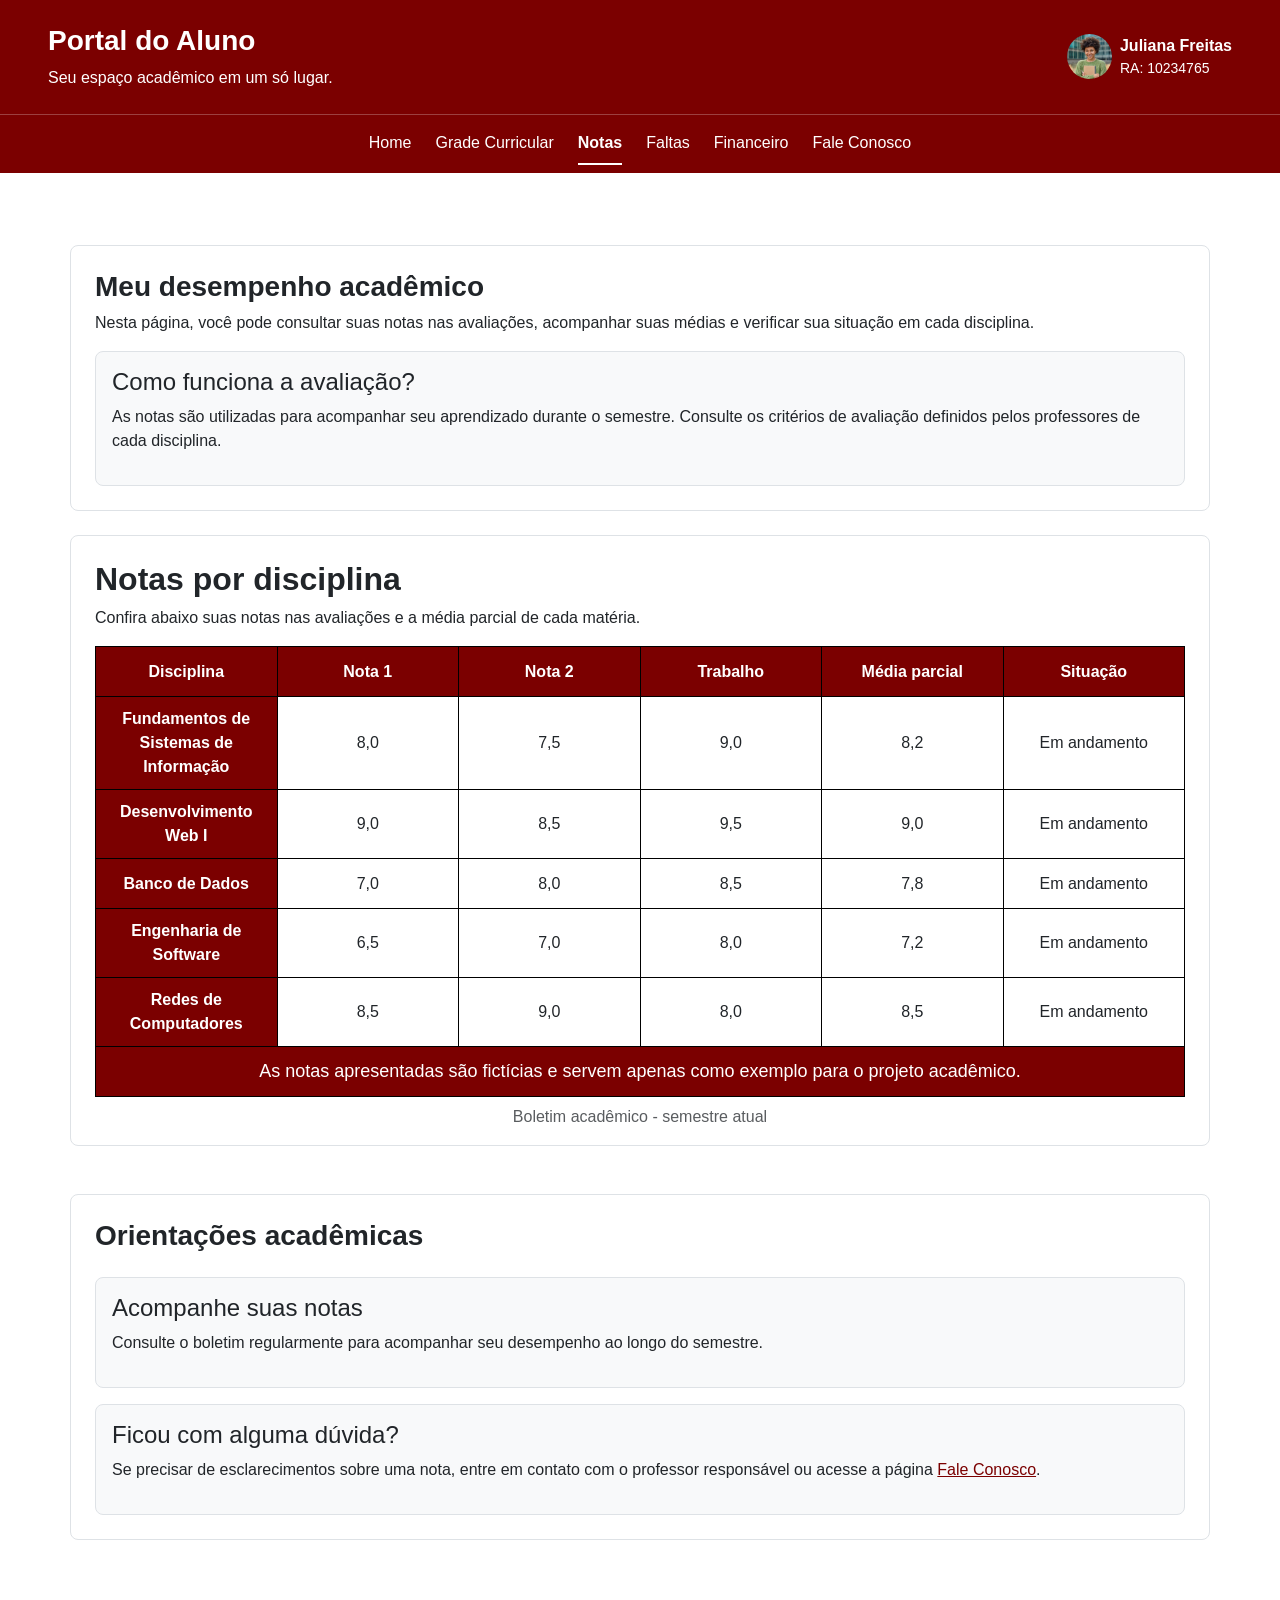
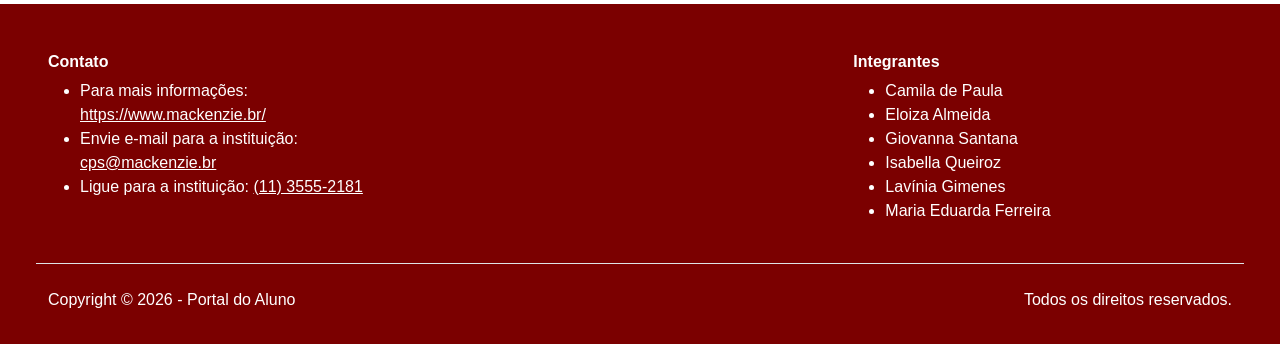
<file: notas.html>
<!DOCTYPE html>
<html lang="pt-BR">

<head>
    <meta charset="UTF-8">
    <meta name="viewport" content="width=device-width, initial-scale=1.0">
    <title>Notas - Portal do Aluno</title>
    <link href="https://cdn.jsdelivr.net/npm/bootstrap@5.3.8/dist/css/bootstrap.min.css" rel="stylesheet"
        integrity="sha384-sRIl4kxILFvY47J16cr9ZwB07vP4J8+LH7qKQnuqkuIAvNWLzeN8tE5YBujZqJLB" crossorigin="anonymous">

    <link rel="stylesheet" href="css/style.css">
</head>

<body>

    <header>
        <div class="mx-5 py-4 d-flex justify-content-between align-items-center flex-wrap">

            <div>
                <h1 class="fw-semibold fs-3">Portal do Aluno</h1>
                <p class="mb-3 mb-sm-0">Seu espaço acadêmico em um só lugar.</p>
            </div>

            <div class="perfil-estudante d-flex flex-wrap align-items-center gap-2">
                <img src="img/estudante.jpg" alt="Foto de perfil" class="foto-perfil">

                <div class="d-flex flex-wrap flex-column">
                    <strong>Juliana Freitas</strong>
                    <small>RA: 10234765</small>
                </div>
            </div>
        </div>

        <hr class="m-0">

        <nav class="py-2" aria-label="Navegação principal">
            <ul class="nav justify-content-center nav-underline flex-wrap gap-4">
                <li class="nav-item">
                    <a class="nav-link" href="index.html">Home</a>
                </li>

                <li class="nav-item">
                    <a class="nav-link" href="grade-curricular.html">Grade Curricular</a>
                </li>

                <li class="nav-item">
                    <a class="nav-link active" href="notas.html" aria-current="page">Notas</a>
                </li>

                <li class="nav-item">
                    <a class="nav-link" href="faltas.html">Faltas</a>
                </li>

                <li class="nav-item">
                    <a class="nav-link" href="financeiro.html">Financeiro</a>
                </li>

                <li class="nav-item">
                    <a class="nav-link" href="fale-conosco.html">Fale Conosco</a>
                </li>
            </ul>
        </nav>
        </div>
    </header>

    <main class="container py-5 px-0">

        <section class="resumo-notas p-4 pb-2 my-4 border rounded-3">
            <h3 class="fw-semibold">Meu desempenho acadêmico</h3>

            <p>
                Nesta página, você pode consultar suas notas nas avaliações,
                acompanhar suas médias e verificar sua situação em cada disciplina.
            </p>

            <article class="bg-light p-3 border rounded-3 mb-3">
                <h4>Como funciona a avaliação?</h4>

                <p>
                    As notas são utilizadas para acompanhar seu aprendizado
                    durante o semestre. Consulte os critérios de avaliação
                    definidos pelos professores de cada disciplina.
                </p>
            </article>
        </section>

        <section class="tabela-notas p-4 pb-2 my-4 border rounded-3">
            <h2 class="fw-semibold">Notas por disciplina</h2>

            <p>
                Confira abaixo suas notas nas avaliações e a média parcial
                de cada matéria.
            </p>

            <table border="1">
                <thead>
                    <tr>
                        <th scope="col">Disciplina</th>
                        <th scope="col">Nota 1</th>
                        <th scope="col">Nota 2</th>
                        <th scope="col">Trabalho</th>
                        <th scope="col">Média parcial</th>
                        <th scope="col">Situação</th>
                    </tr>
                </thead>

                <tbody>
                    <tr>
                        <th scope="row">Fundamentos de Sistemas de Informação</th>
                        <td>8,0</td>
                        <td>7,5</td>
                        <td>9,0</td>
                        <td>8,2</td>
                        <td>Em andamento</td>
                    </tr>

                    <tr>
                        <th scope="row">Desenvolvimento Web I</th>
                        <td>9,0</td>
                        <td>8,5</td>
                        <td>9,5</td>
                        <td>9,0</td>
                        <td>Em andamento</td>
                    </tr>

                    <tr>
                        <th scope="row">Banco de Dados</th>
                        <td>7,0</td>
                        <td>8,0</td>
                        <td>8,5</td>
                        <td>7,8</td>
                        <td>Em andamento</td>
                    </tr>

                    <tr>
                        <th scope="row">Engenharia de Software</th>
                        <td>6,5</td>
                        <td>7,0</td>
                        <td>8,0</td>
                        <td>7,2</td>
                        <td>Em andamento</td>
                    </tr>

                    <tr>
                        <th scope="row">Redes de Computadores</th>
                        <td>8,5</td>
                        <td>9,0</td>
                        <td>8,0</td>
                        <td>8,5</td>
                        <td>Em andamento</td>
                    </tr>
                </tbody>

                <tfoot>
                    <tr>
                        <td colspan="6">
                            As notas apresentadas são fictícias e servem apenas
                            como exemplo para o projeto acadêmico.
                        </td>
                    </tr>
                </tfoot>
                <caption class="text-muted text-center">Boletim acadêmico - semestre atual</caption>

            </table>
        </section>

        <section class="orientacoes mt-5 mb-3 p-4 d-flex gap-3 flex-column border rounded-3">
            <h3 class="fw-semibold">Orientações acadêmicas</h3>

            <article class="bg-light p-3 border rounded-3">
                <h4>Acompanhe suas notas</h4>

                <p>
                    Consulte o boletim regularmente para acompanhar seu
                    desempenho ao longo do semestre.
                </p>
            </article>

            <article class="bg-light p-3 border rounded-3">
                <h4>Ficou com alguma dúvida?</h4>

                <p>
                    Se precisar de esclarecimentos sobre uma nota, entre em
                    contato com o professor responsável ou acesse a página
                    <a class="link-orientacoes" href="fale-conosco.html">Fale Conosco</a>.
                </p>
            </article>
        </section>

    </main>

    <footer class="p-5 pb-3">

        <div class="row border-bottom pb-4 justify-content-between">

            <div class="col-12 col-lg-4">
                <h4 class="fs-6 fw-bold titulo-footer">Contato</h4>
                <ul>
                    <li class="link-footer">Para mais informações:<a href="https://www.mackenzie.br/" target="_blank">
                            https://www.mackenzie.br/</a>
                    </li>
                    <li class="link-footer">Envie e-mail para a instituição: <a
                            href="mailto:cps@mackenzie.br">cps@mackenzie.br</a>
                    </li>
                    <li class="link-footer">Ligue para a instituição: <a href="tel:+55113555-2181">(11) 3555-2181 </a>
                    </li>
                </ul>
            </div>

            <div class="col-12 col-lg-4">
                <h4 class="fs-6 fw-bold titulo-footer">Integrantes</h4>
                <ul>
                    <li class="link-footer">Camila de Paula</li>
                    <li class="link-footer">Eloiza Almeida</li>
                    <li class="link-footer">Giovanna Santana</li>
                    <li class="link-footer">Isabella Queiroz</li>
                    <li class="link-footer">Lavínia Gimenes</li>
                    <li class="link-footer">Maria Eduarda Ferreira</li>
                </ul>
            </div>

        </div>

        <div class="copyright-footer mt-4">
            <p>Copyright © 2026 - Portal do Aluno</p>
            <p>Todos os direitos reservados.</p>
        </div>
    </footer>

    <script src="https://cdn.jsdelivr.net/npm/bootstrap@5.3.8/dist/js/bootstrap.bundle.min.js"
        integrity="sha384-FKyoEForCGlyvwx9Hj09JcYn3nv7wiPVlz7YYwJrWVcXK/BmnVDxM+D2scQbITxI"
        crossorigin="anonymous"></script>

</body>

</html>
</file>
<file: css/style.css>
/* =========================================
   CORES DE REFERÊNCIA
========================================= */
:root {
  --branco: #fff;
  --vermelho: #7b0000;
  --vermelho-titulo: #760000;
  --vermelho-destaque: #c00000;
  --vermelho-hover: #a60d0d;
  --verde-valido: #26680b;
  --cinza: #f5f5f5;
  --preto: #1a1a1a;
  --rosa-claro: #ffd0c8;
}

/* =========================================
   GERAL
========================================= */
body {
  font-family: "Roboto", Arial, sans-serif;
}

header p {
  margin: 0;
}

/* =========================================
   CABEÇALHO
========================================= */
header {
  background-color: var(--vermelho);
  color: var(--branco);
}

.nav-link {
  color: var(--branco);
}

.nav-link:hover,
.nav-link:focus {
  color: var(--rosa-claro);
}

.nav-underline .nav-link.active {
  color: var(--branco);
  border-bottom-color: var(--branco);
}

.foto-perfil {
  vertical-align: middle;
  width: 45px;
  height: 45px;
  border-radius: 50%;
}

/* =========================================
   RODAPÉ
========================================= */
footer {
  background-color: var(--vermelho);
  color: var(--branco);
}

.link-footer a {
  color: var(--branco);
}

.link-footer a:hover {
  color: var(--rosa-claro);
}

.copyright-footer {
  display: flex;
  flex-direction: row;
  justify-content: space-between;
  gap: 8px;
}

/* =========================================
   BOTÕES
========================================= */
.btn-botao {
  background-color: var(--vermelho);
  color: var(--branco);
  transition:
    background-color 0.2s,
    transform 0.2s,
    box-shadow 0.2s;
}

.btn-botao:hover {
  background-color: var(--vermelho-hover);
  color: var(--branco);
  transform: scale(1.05);
  box-shadow: 0 4px 8px rgba(0, 0, 0, 0.2);
}

/* =========================================
   FORMULÁRIOS (FALE CONOSCO)
========================================= */
.informacoes-contato,
.descricao-formulario {
  text-align: center;
}

.descricao-formulario {
  font-size: 17px;
}

.form-control:focus,
.formulario-contato input:focus-visible {
  outline: 3px solid var(--vermelho-destaque);
  outline-offset: 2px;
}

input:not(:placeholder-shown):invalid {
  border-color: var(--vermelho-destaque);
  background: #fff5f5;
}

input:not(:placeholder-shown):valid {
  border-color: var(--verde-valido);
}

/* =========================================
   TABELAS
========================================= */
table {
  width: 100%;
  border-collapse: collapse;
  table-layout: fixed;
  margin: 0;
  border: 1px solid #000;
}

table th,
table td {
  border: 1px solid #000;
  padding: 10px;
  font-size: 16px;
  text-align: center;
}

table tr {
  height: 50px;
}

table th {
  background-color: var(--vermelho);
  color: var(--branco);
}

table tfoot td {
  background-color: var(--vermelho);
  color: var(--branco);
  padding: 10px;
  font-size: 18px;
}

/* Tabela de grade curricular */
.grade-curricular tbody tr {
  background-color: var(--cinza);
}

.grade-curricular tbody tr:hover {
  background-color: var(--branco);
}

/* =========================================
   ORIENTAÇÕES
========================================= */

.link-orientacoes {
  color: var(--vermelho);
}

.link-orientacoes li::marker,
.link-orientacoes li a {
  color: var(--vermelho);
}

.link-orientacoes:hover {
  color: #c21d1d;
}
</file>
